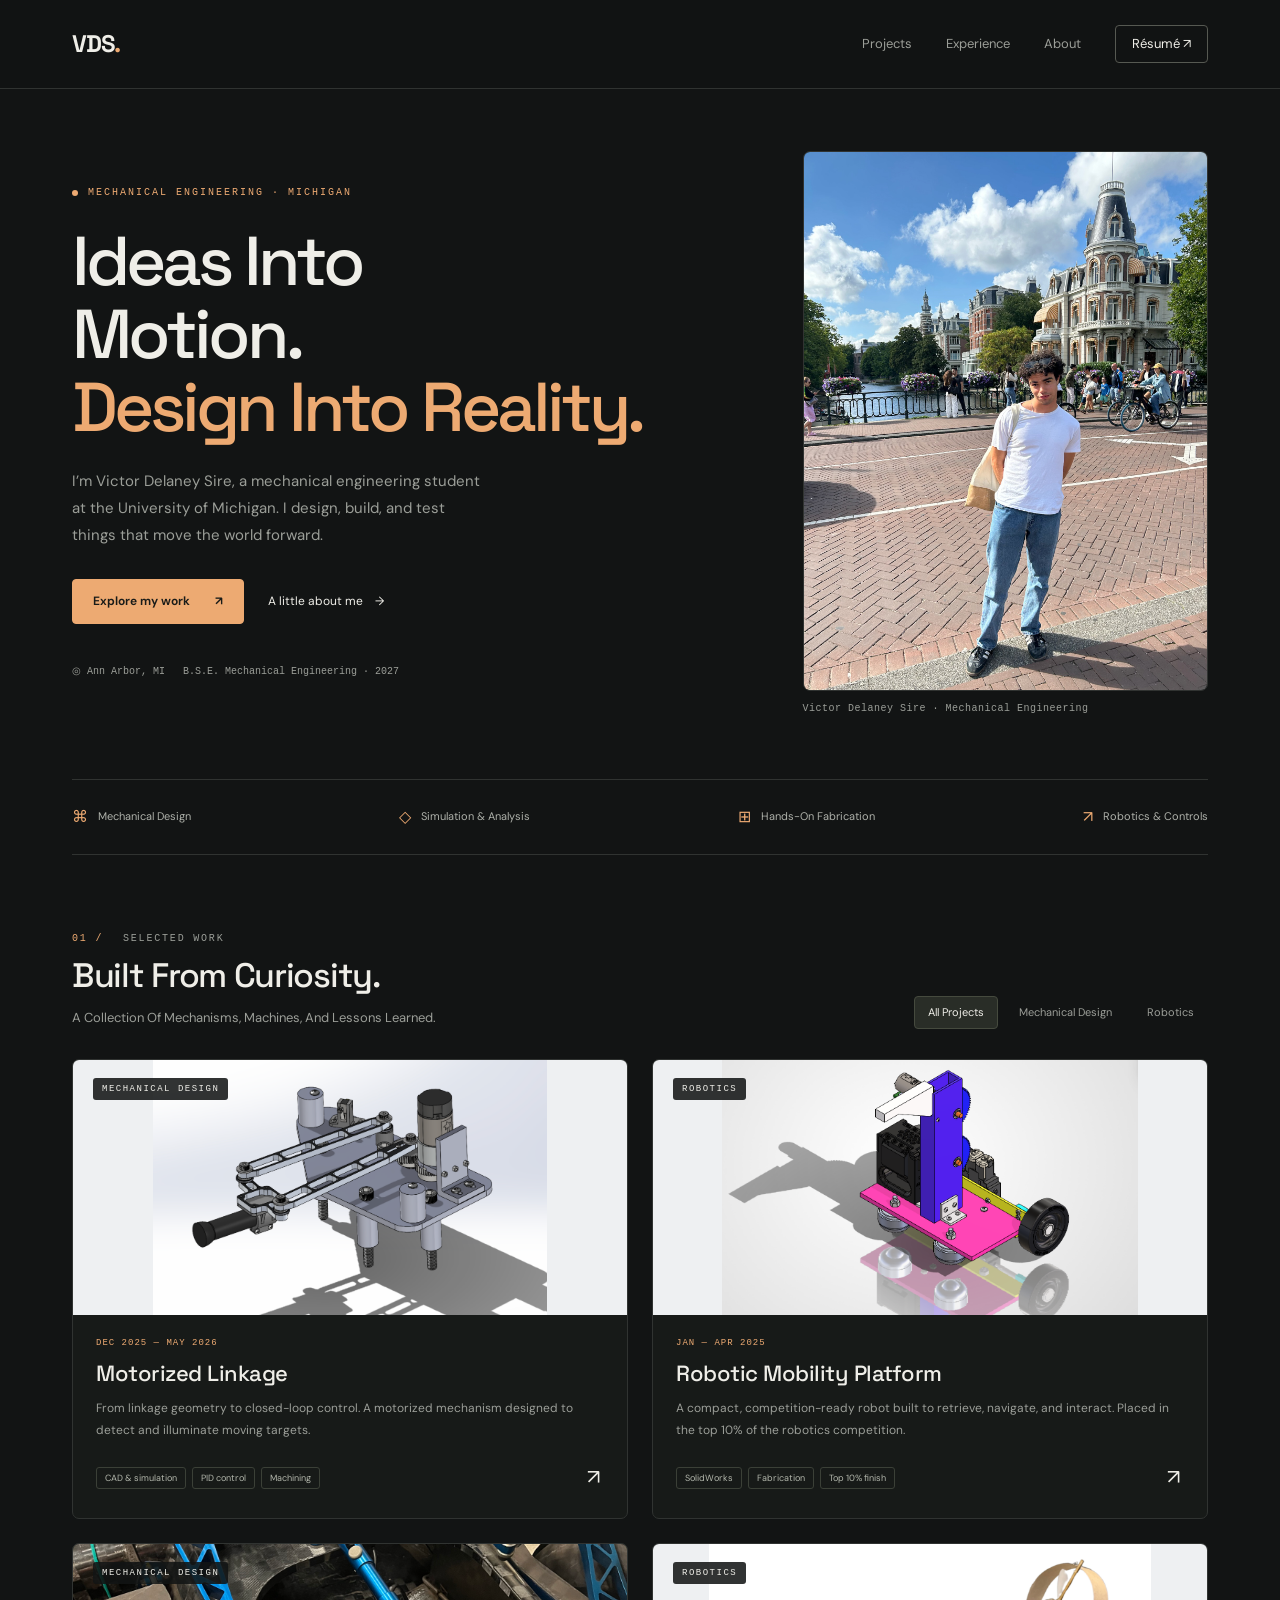
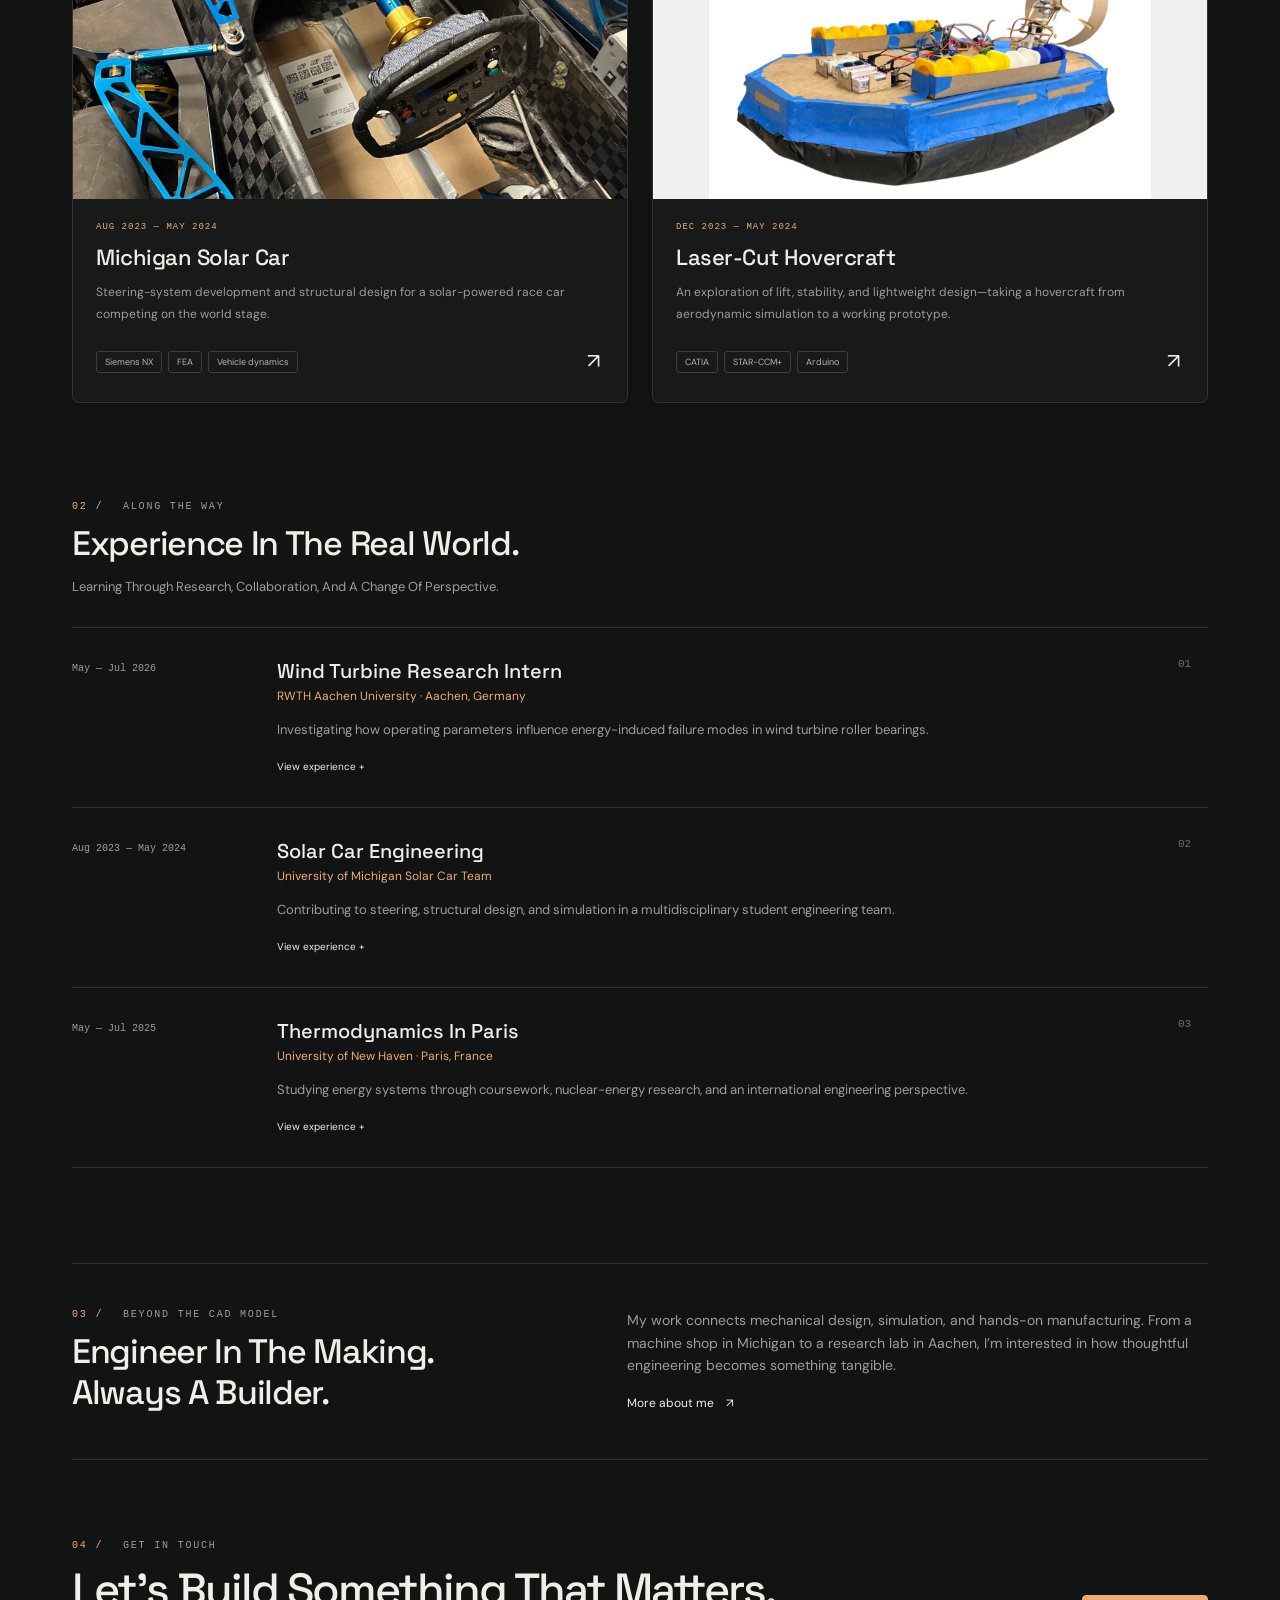
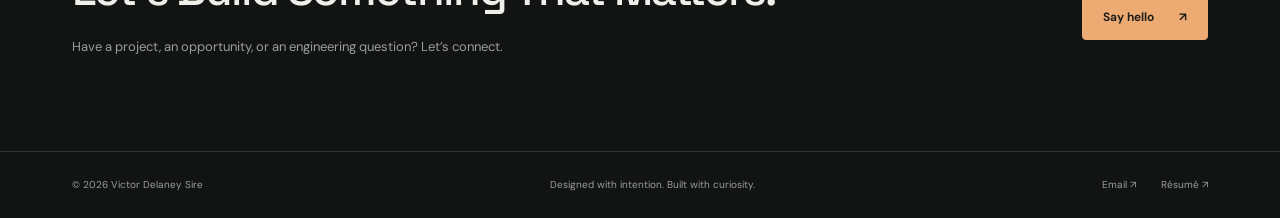
<file: index.html>
<!doctype html>
<html lang="en"><head><meta charset="UTF-8"><meta name="viewport" content="width=device-width, initial-scale=1"><meta name="description" content="Victor Delaney Sire — University of Michigan mechanical engineering student. Explore projects in robotics, mechanism design, solar vehicles, and wind turbine research."><meta name="theme-color" content="#121414"><title>Victor Delaney Sire · Mechanical Engineering</title><link rel="icon" href="assets/favicon.svg" type="image/svg+xml"><link rel="stylesheet" href="styles.css?v=17e4c90e9717"><script src="content.js?v=1ff4f257f184" defer></script><script src="app.js?v=e2badb76904e" defer></script></head>
<body><header><div class="wrap nav"><a class="logo" href="index.html" aria-label="Victor Delaney Sire home">VDS<span>.</span></a><nav aria-label="Main navigation"><a href="#projects">Projects</a><a href="#experience">Experience</a><a href="about.html">About</a><a class="resume" href="Victor_Delaney_Sire_Resume.pdf" target="_blank" rel="noopener">Résumé ↗</a></nav></div></header>
<main><div class="wrap"><section class="hero"><div><div class="eyebrow"><span class="dot"></span> Mechanical Engineering · Michigan</div><h1>Ideas Into<br>Motion.<br><em>Design Into Reality.</em></h1><p class="intro">I’m Victor Delaney Sire, a mechanical engineering student at the University of Michigan. I design, build, and test things that move the world forward.</p><div class="actions"><a class="btn" href="#projects">Explore my work <span>↗</span></a><a class="text-link" href="about.html">A little about me <span>→</span></a></div><div class="hero-note"><span>◎ Ann Arbor, MI</span><span>B.S.E. Mechanical Engineering · 2027</span></div></div><figure class="hero-portrait"><img src="media/Casual_me_for_home_page.JPG" alt="Victor standing beside a canal on a sunny day" width="1368" height="1824" fetchpriority="high"><figcaption>Victor Delaney Sire · Mechanical Engineering</figcaption></figure></section>
<div class="strip"><span><b>⌘</b> Mechanical Design</span><span><b>◇</b> Simulation & Analysis</span><span><b>⊞</b> Hands-On Fabrication</span><span><b>↗</b> Robotics & Controls</span></div>
<section class="section" id="projects"><div class="section-top"><div><div class="section-label"><span>01 /</span> Selected Work</div><h2>Built From Curiosity.</h2><p class="section-description">A Collection Of Mechanisms, Machines, And Lessons Learned.</p></div><div class="filters" role="group" aria-label="Filter projects"><button class="filter active" data-filter="All" aria-pressed="true">All Projects</button><button class="filter" data-filter="Mechanical Design" aria-pressed="false">Mechanical Design</button><button class="filter" data-filter="Robotics" aria-pressed="false">Robotics</button></div></div><div class="projects" id="project-list" aria-live="polite"></div></section>
<section class="section" id="experience"><div class="section-top"><div><div class="section-label"><span>02 /</span> Along The Way</div><h2>Experience In The Real World.</h2><p class="section-description">Learning Through Research, Collaboration, And A Change Of Perspective.</p></div></div><div class="experience-list" id="experience-list"></div></section>
<section class="about-teaser"><div><div class="section-label"><span>03 /</span> Beyond The CAD Model</div><h2>Engineer In The Making.<br>Always A Builder.</h2></div><div><p>My work connects mechanical design, simulation, and hands-on manufacturing. From a machine shop in Michigan to a research lab in Aachen, I’m interested in how thoughtful engineering becomes something tangible.</p><a class="text-link" href="about.html">More about me <span>↗</span></a></div></section>
<section class="contact" id="contact"><div class="section-label"><span>04 /</span> Get In Touch</div><div class="contact-row"><div><h2>Let’s Build Something That Matters.</h2><p>Have a project, an opportunity, or an engineering question? Let’s connect.</p></div><a class="btn" href="mailto:vdelsire@umich.edu">Say hello <span>↗</span></a></div></section></div></main>
<footer><div class="wrap footer-inner"><span>© <span data-year></span> Victor Delaney Sire</span><span>Designed with intention. Built with curiosity.</span><div class="footer-links"><a href="mailto:vdelsire@umich.edu">Email ↗</a><a href="Victor_Delaney_Sire_Resume.pdf" target="_blank" rel="noopener">Résumé ↗</a></div></div></footer><dialog class="modal" id="project-modal" aria-labelledby="modal-title"><button class="modal-close" aria-label="Close project details">×</button><div id="modal-content"></div></dialog><noscript><p class="wrap">Enable JavaScript to view project details, or <a href="Victor_Delaney_Sire_Resume.pdf">read my résumé</a>.</p></noscript></body></html>
</file>
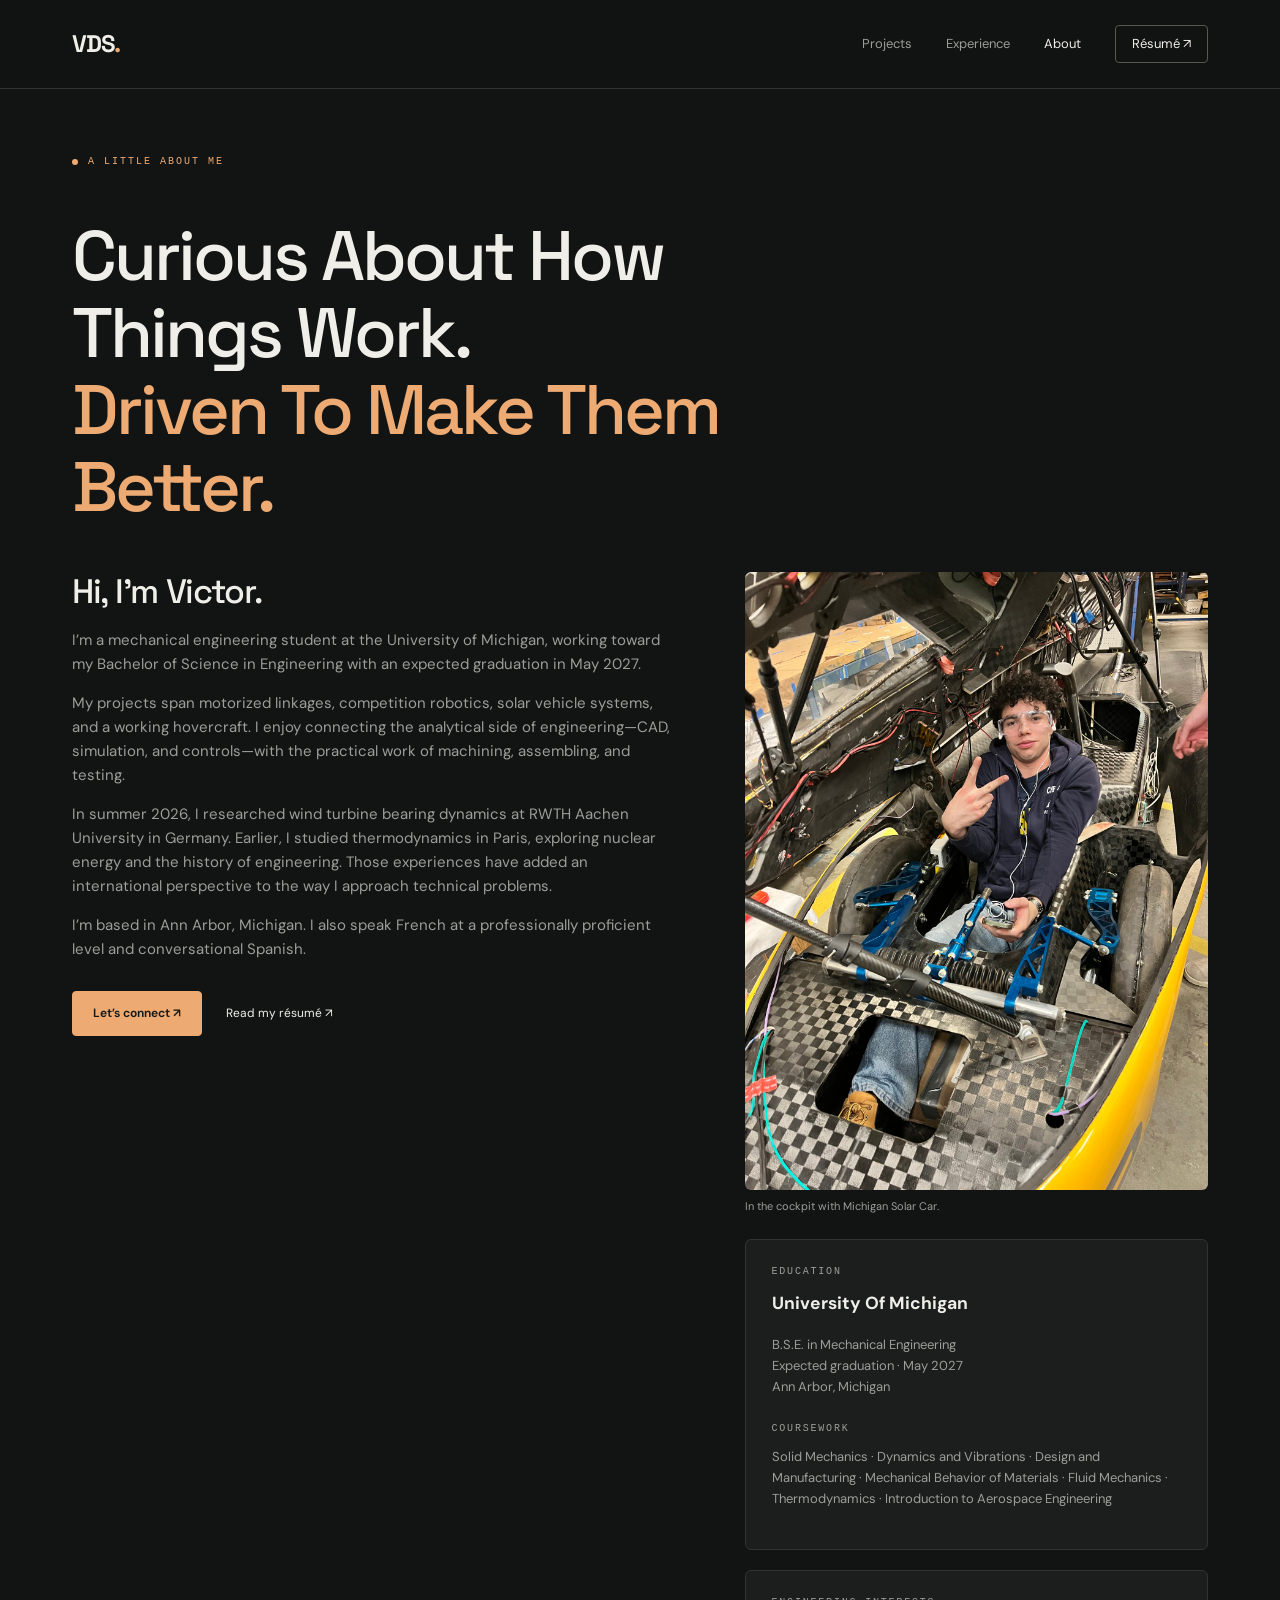
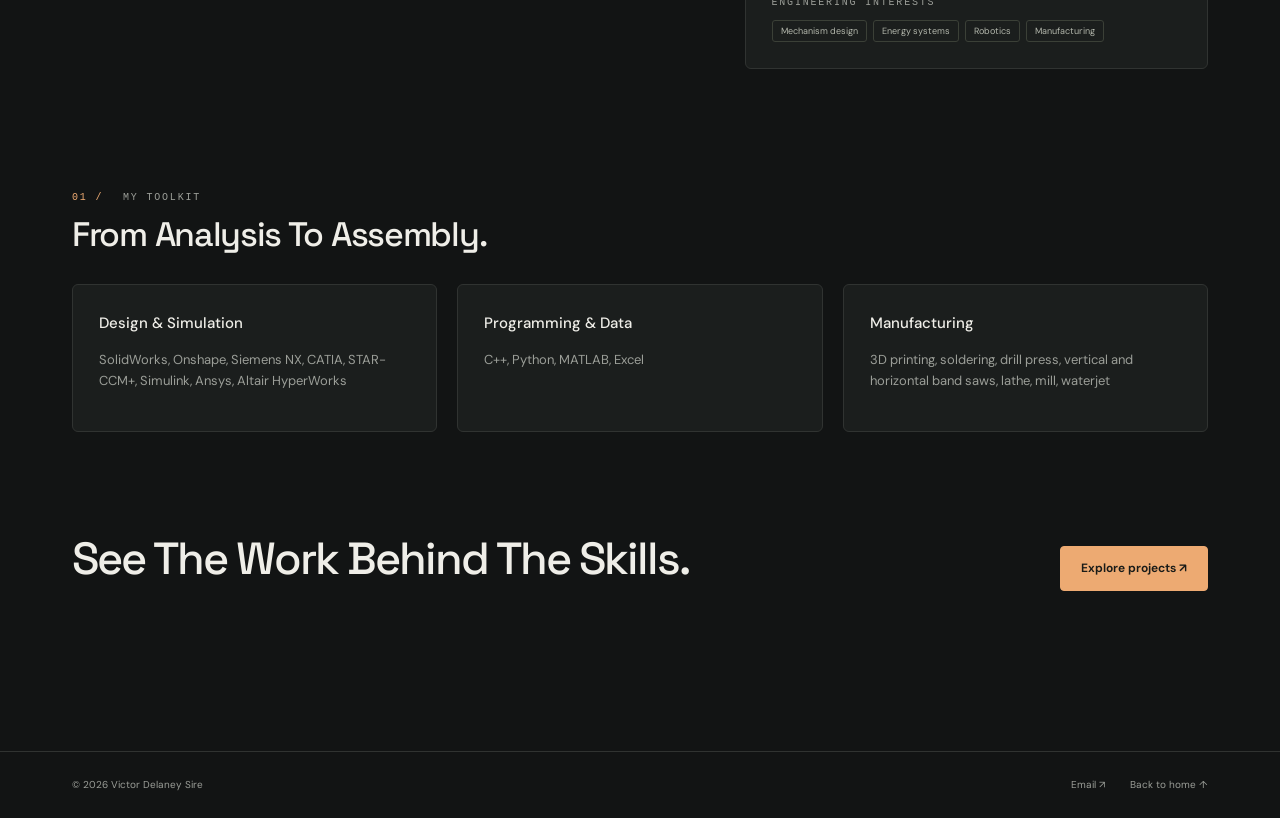
<file: about.html>
<!doctype html><html lang="en"><head><meta charset="UTF-8"><meta name="viewport" content="width=device-width, initial-scale=1"><meta name="description" content="About Victor Delaney Sire, mechanical engineering student at the University of Michigan, graduating May 2027."><meta name="theme-color" content="#121414"><title>About · Victor Delaney Sire</title><link rel="icon" href="assets/favicon.svg" type="image/svg+xml"><link rel="stylesheet" href="styles.css?v=17e4c90e9717"><script src="app.js?v=e2badb76904e" defer></script></head><body><header><div class="wrap nav"><a class="logo" href="index.html" aria-label="Victor Delaney Sire home">VDS<span>.</span></a><nav aria-label="Main navigation"><a href="index.html#projects">Projects</a><a href="index.html#experience">Experience</a><a class="active" href="about.html" aria-current="page">About</a><a class="resume" href="Victor_Delaney_Sire_Resume.pdf" target="_blank" rel="noopener">Résumé ↗</a></nav></div></header><main class="wrap about-page"><div class="eyebrow"><span class="dot"></span> A Little About Me</div><h1>Curious About How Things Work.<br><span style="color:var(--accent)">Driven To Make Them Better.</span></h1><div class="about-grid"><div><h2>Hi, I’m Victor.</h2><p>I’m a mechanical engineering student at the University of Michigan, working toward my Bachelor of Science in Engineering with an expected graduation in May 2027.</p><p>My projects span motorized linkages, competition robotics, solar vehicle systems, and a working hovercraft. I enjoy connecting the analytical side of engineering—CAD, simulation, and controls—with the practical work of machining, assembling, and testing.</p><p>In summer 2026, I researched wind turbine bearing dynamics at RWTH Aachen University in Germany. Earlier, I studied thermodynamics in Paris, exploring nuclear energy and the history of engineering. Those experiences have added an international perspective to the way I approach technical problems.</p><p>I’m based in Ann Arbor, Michigan. I also speak French at a professionally proficient level and conversational Spanish.</p><div class="actions"><a class="btn" href="mailto:vdelsire@umich.edu">Let’s connect ↗</a><a class="text-link" href="Victor_Delaney_Sire_Resume.pdf" target="_blank" rel="noopener">Read my résumé ↗</a></div></div><aside><figure class="about-photo"><img src="media/Me_in_solarcar.jpeg" alt="Victor seated in the Michigan Solar Car cockpit wearing safety glasses" width="1368" height="1824" loading="lazy"><figcaption>In the cockpit with Michigan Solar Car.</figcaption></figure><div class="info-box"><div class="section-label">Education</div><h3>University Of Michigan</h3><p>B.S.E. in Mechanical Engineering<br>Expected graduation · May 2027<br>Ann Arbor, Michigan</p><div class="section-label" style="margin-top:26px">Coursework</div><p>Solid Mechanics · Dynamics and Vibrations · Design and Manufacturing · Mechanical Behavior of Materials · Fluid Mechanics · Thermodynamics · Introduction to Aerospace Engineering</p></div><div class="info-box" style="margin-top:20px"><div class="section-label">Engineering Interests</div><div class="tags"><span class="tag">Mechanism design</span><span class="tag">Energy systems</span><span class="tag">Robotics</span><span class="tag">Manufacturing</span></div></div></aside></div><section class="section"><div class="section-label"><span>01 /</span> My Toolkit</div><h2>From Analysis To Assembly.</h2><div class="skills-grid"><div class="info-box"><h3>Design & Simulation</h3><p>SolidWorks, Onshape, Siemens NX, CATIA, STAR-CCM+, Simulink, Ansys, Altair HyperWorks</p></div><div class="info-box"><h3>Programming & Data</h3><p>C++, Python, MATLAB, Excel</p></div><div class="info-box"><h3>Manufacturing</h3><p>3D printing, soldering, drill press, vertical and horizontal band saws, lathe, mill, waterjet</p></div></div></section><section class="contact"><div class="contact-row"><h2>See The Work Behind The Skills.</h2><a class="btn" href="index.html#projects">Explore projects ↗</a></div></section></main><footer><div class="wrap footer-inner"><span>© <span data-year></span> Victor Delaney Sire</span><div class="footer-links"><a href="mailto:vdelsire@umich.edu">Email ↗</a><a href="index.html">Back to home ↑</a></div></div></footer></body></html>
</file>
<file: styles.css>
@import url('https://fonts.googleapis.com/css2?family=DM+Sans:wght@400;450;500;600;650;700&family=Space+Grotesk:wght@400;500;600;700&display=swap');
.sr-only{position:absolute;width:1px;height:1px;padding:0;margin:-1px;overflow:hidden;clip:rect(0,0,0,0);white-space:nowrap;border:0}
.hero-portrait{margin:0 0 0 20px;max-width:420px;justify-self:end}.hero-portrait img{display:block;width:100%;height:auto;max-height:540px;object-fit:cover;border:1px solid var(--line);border-radius:7px}.hero-portrait figcaption{margin-top:12px;font:10px var(--mono);color:var(--muted);letter-spacing:.5px}.project-art:has(img[src$=".png"]){background:#eef0f2}.project-art img[src$=".png"]{object-fit:contain}@media(max-width:640px){.hero-portrait{margin:28px 0 8px;justify-self:center;width:100%;max-width:360px}}
.about-photo{margin:0 0 24px}.about-photo img{display:block;width:100%;height:auto;border-radius:6px}.about-photo figcaption{margin-top:8px;color:var(--muted);font-size:11px}.project-art:has(img) .art-label{background:#121414dd;padding:6px 9px;border-radius:3px;color:var(--text)}
:root{--bg:#121414;--panel:#1b1e1d;--line:#303331;--text:#efeee8;--muted:#9b9e98;--accent:#edaa72;--mono:ui-monospace,SFMono-Regular,Consolas,monospace}*{box-sizing:border-box}html{scroll-behavior:smooth;scroll-padding-top:100px}body{margin:0;background:var(--bg);color:var(--text);font-family:'DM Sans',sans-serif;font-size:15px;line-height:1.6}button,a{-webkit-tap-highlight-color:transparent}a{color:inherit;text-decoration:none}button{font:inherit;cursor:pointer}button:focus-visible,a:focus-visible{outline:2px solid var(--accent);outline-offset:6px}::selection{background:var(--accent);color:var(--bg)}.wrap{max-width:1264px;margin:auto;padding:0 64px}header{border-bottom:1px solid var(--line);background:rgba(18,20,20,.95);position:sticky;top:0;z-index:10;backdrop-filter:blur(15px)}.nav{height:88px;display:flex;align-items:center;justify-content:space-between}.logo{font-family:'Space Grotesk',sans-serif;font-size:24px;font-weight:700;letter-spacing:-1.2px}.logo span{color:var(--accent)}nav{display:flex;align-items:center;gap:34px;font-size:13px}nav a{color:var(--muted)}nav a:hover,nav a.active{color:var(--text)}nav .resume{border:1px solid #565952;padding:8px 16px;color:var(--text);border-radius:4px}.hero{display:grid;grid-template-columns:1.1fr 1fr;gap:36px;align-items:center;min-height:610px;padding-top:62px;padding-bottom:65px}.eyebrow{font-family:var(--mono);font-size:10px;letter-spacing:2px;text-transform:uppercase;color:var(--accent);display:flex;align-items:center;gap:10px}.dot{width:6px;height:6px;border-radius:50%;background:var(--accent);display:inline-block}.hero h1{font-family:'Space Grotesk',sans-serif;font-size:clamp(48px,5.4vw,74px);font-weight:500;letter-spacing:-4px;line-height:1.06;margin:24px 0}.hero h1 em{font-style:normal;color:var(--accent)}.intro{color:var(--muted);max-width:410px;font-size:15px;line-height:1.8}.actions{display:flex;gap:24px;align-items:center;margin-top:30px}.btn{border:1px solid var(--accent);background:var(--accent);color:#191b18;border-radius:4px;display:inline-flex;align-items:center;justify-content:center;gap:25px;padding:12px 20px;font-size:12px;font-weight:650}.text-link{font-size:12px;display:inline-flex;gap:12px;align-items:center}.hero-note{font-family:var(--mono);font-size:10px;color:var(--muted);display:flex;gap:18px;margin-top:40px}.drawing{position:relative;aspect-ratio:1.06;background:radial-gradient(ellipse at center,#24292355,transparent 65%);overflow:hidden}.drawing svg{width:100%;height:100%}.drawing-label{position:absolute;bottom:12px;left:20px;font:9px var(--mono);letter-spacing:1px;color:var(--muted)}.drawing-index{position:absolute;right:12px;top:12px;color:#747a70;font:9px var(--mono);writing-mode:vertical-rl;letter-spacing:2px}.strip{border-top:1px solid var(--line);border-bottom:1px solid var(--line);display:flex;justify-content:space-between;padding-top:24px;padding-bottom:24px;gap:20px;color:#aeb1aa;font-size:11px}.strip span{display:flex;align-items:center;gap:10px}.strip b{font-size:16px;font-weight:400;color:var(--accent)}section.section{padding-top:78px;padding-bottom:20px}.section-top{display:flex;align-items:end;justify-content:space-between;gap:24px;margin-bottom:30px}.section-label{font:10px var(--mono);letter-spacing:1.8px;color:var(--muted);text-transform:uppercase;margin-bottom:12px}.section-label span{color:var(--accent);margin-right:12px}h2{font-family:'Space Grotesk',sans-serif;font-size:34px;letter-spacing:-1.3px;line-height:1.2;font-weight:500;margin:0}.section-description{color:var(--muted);font-size:13px;margin:12px 0 0}.filters{display:flex;gap:7px;flex-wrap:wrap}.filter{padding:7px 13px;color:var(--muted);border:1px solid transparent;background:transparent;border-radius:4px;font-size:11px}.filter.active{background:#292d27;border-color:#454a3e;color:var(--text)}.projects{display:grid;grid-template-columns:repeat(2,minmax(0,1fr));gap:24px}.project{border:1px solid var(--line);border-radius:7px;overflow:hidden;background:#171a18;transition:border-color .2s,transform .2s}.project:hover{border-color:#6a7061;transform:translateY(-3px)}.project-art{height:255px;position:relative;overflow:hidden;background:#20241f}.project-art svg{width:100%;height:100%;transition:transform .5s}.project:hover svg{transform:scale(1.035)}.project-art img{width:100%;height:100%;object-fit:cover}.art-label{position:absolute;top:18px;left:20px;font:9px var(--mono);letter-spacing:1.5px;color:#c6cbba}.art-foot{position:absolute;right:16px;bottom:12px;font:8px var(--mono);letter-spacing:1px;color:#9aab8d}.project-body{padding:23px}.project-meta{font:9px var(--mono);color:var(--accent);letter-spacing:1px;text-transform:uppercase}.project h3{font:500 22px 'Space Grotesk',sans-serif;letter-spacing:-.5px;margin:11px 0}.project p{color:var(--muted);font-size:12px;line-height:1.8;margin:0 0 20px}.tags{display:flex;gap:6px;flex-wrap:wrap}.tag{font-size:9px;color:#b3b7ac;border:1px solid #3b4037;border-radius:3px;padding:3px 8px}.card-bottom{display:flex;align-items:center;justify-content:space-between;gap:10px}.open-project{color:var(--text);border:0;background:transparent;font-size:21px;padding:0 4px}.experience-list{border-top:1px solid var(--line)}.experience{display:grid;grid-template-columns:180px 1fr 30px;gap:25px;padding:30px 0;border-bottom:1px solid var(--line)}.experience-date{font:10px var(--mono);color:var(--muted);padding-top:5px}.experience h3{font:500 20px 'Space Grotesk',sans-serif;margin:0 0 3px}.company{font-size:12px;color:var(--accent)}.experience p,.experience li{font-size:13px;color:var(--muted)}.experience details summary{cursor:pointer;list-style:none}.experience details summary::-webkit-details-marker{display:none}.experience details summary:after{content:'View experience +';font-size:10px;color:var(--text)}.experience details[open] summary:after{content:'Close details −'}.experience ul{padding-left:18px}.experience-number{font:11px var(--mono);color:#6c7365}.about-teaser{margin-top:75px;display:grid;grid-template-columns:1fr 1.25fr;gap:90px;padding:45px 0;border-top:1px solid var(--line);border-bottom:1px solid var(--line)}.about-teaser p{margin-top:0;color:var(--muted);font-size:14px}.contact{padding:80px 0}.contact h2{font-size:45px;letter-spacing:-2px;margin-bottom:20px}.contact p{color:var(--muted);font-size:13px}.contact-row{display:flex;justify-content:space-between;align-items:center;gap:20px}footer{border-top:1px solid var(--line);padding:25px 0;color:var(--muted);font-size:10px}.footer-inner{display:flex;justify-content:space-between;gap:20px}.footer-links{display:flex;gap:25px}.about-page{padding-top:65px;padding-bottom:65px}.about-page h1{font:500 clamp(40px,6vw,70px)/1.1 'Space Grotesk',sans-serif;letter-spacing:-3px;max-width:800px}.about-grid{display:grid;grid-template-columns:1.3fr 1fr;gap:70px;margin:45px 0}.about-grid p{color:var(--muted)}.info-box{border:1px solid var(--line);padding:26px;border-radius:6px;background:var(--panel)}.info-box h3{margin-top:0}.info-box p{font-size:13px}.skills-grid{display:grid;grid-template-columns:repeat(3,1fr);gap:20px;margin-top:28px}.skills-grid h3{font-size:15px;font-weight:500}.skills-grid p{color:var(--muted);font-size:13px}.modal{border:1px solid #505548;border-radius:8px;background:var(--bg);color:var(--text);width:min(740px,calc(100% - 32px));max-height:85vh;padding:36px}.modal::backdrop{background:#080a08dd;backdrop-filter:blur(6px)}.modal-close{float:right;border:1px solid var(--line);color:var(--text);background:var(--panel);border-radius:4px;width:32px;height:32px}.modal h2{margin:20px 0}.modal p,.modal li{color:var(--muted);font-size:14px}.gallery{display:grid;gap:15px;margin-top:24px}.gallery img,.gallery video{width:100%;border-radius:5px;max-height:450px;object-fit:contain;background:#090b09}.gallery figure{margin:0}.gallery figcaption{font-size:11px;color:var(--muted);margin-top:7px}.empty-media{border:1px dashed var(--line);border-radius:5px;padding:20px;color:var(--muted);font-size:12px}[hidden]{display:none!important}@media(min-width:1400px){.hero{min-height:670px}}@media(max-width:900px){.wrap{padding-left:28px;padding-right:28px}.hero{gap:5px}.hero h1{font-size:55px}.drawing{margin-right:-20px}.hero-note{flex-direction:column;gap:4px}.strip{flex-wrap:wrap}.about-teaser{gap:35px}}@media(max-width:640px){.wrap{padding-left:22px;padding-right:22px}.nav{height:74px}nav{gap:17px;font-size:11px}nav .resume{display:none}.hero{grid-template-columns:1fr;padding-top:45px;padding-bottom:25px;gap:5px}.hero h1{font-size:57px;letter-spacing:-3px}.hero-note{flex-direction:row;gap:15px;margin-top:25px}.drawing{max-width:400px;width:100%;margin:5px auto 0;aspect-ratio:1.35}.strip{display:grid;grid-template-columns:1fr 1fr;gap:17px;font-size:9px}.section-top{align-items:start;flex-direction:column;gap:18px}section.section{padding-top:55px}.projects{grid-template-columns:1fr}.project-art{height:240px}.experience{grid-template-columns:1fr 25px;gap:8px}.experience-date{grid-column:1/-1}.about-teaser,.about-grid{grid-template-columns:1fr;gap:25px}.contact-row{align-items:start;flex-direction:column}.contact h2{font-size:36px}.skills-grid{grid-template-columns:1fr}.footer-inner{flex-direction:column;gap:10px}.modal{padding:24px}.about-page h1{letter-spacing:-2px}}@media(prefers-reduced-motion:reduce){html{scroll-behavior:auto}*,*:before,*:after{transition:none!important;animation:none!important}}
</file>
